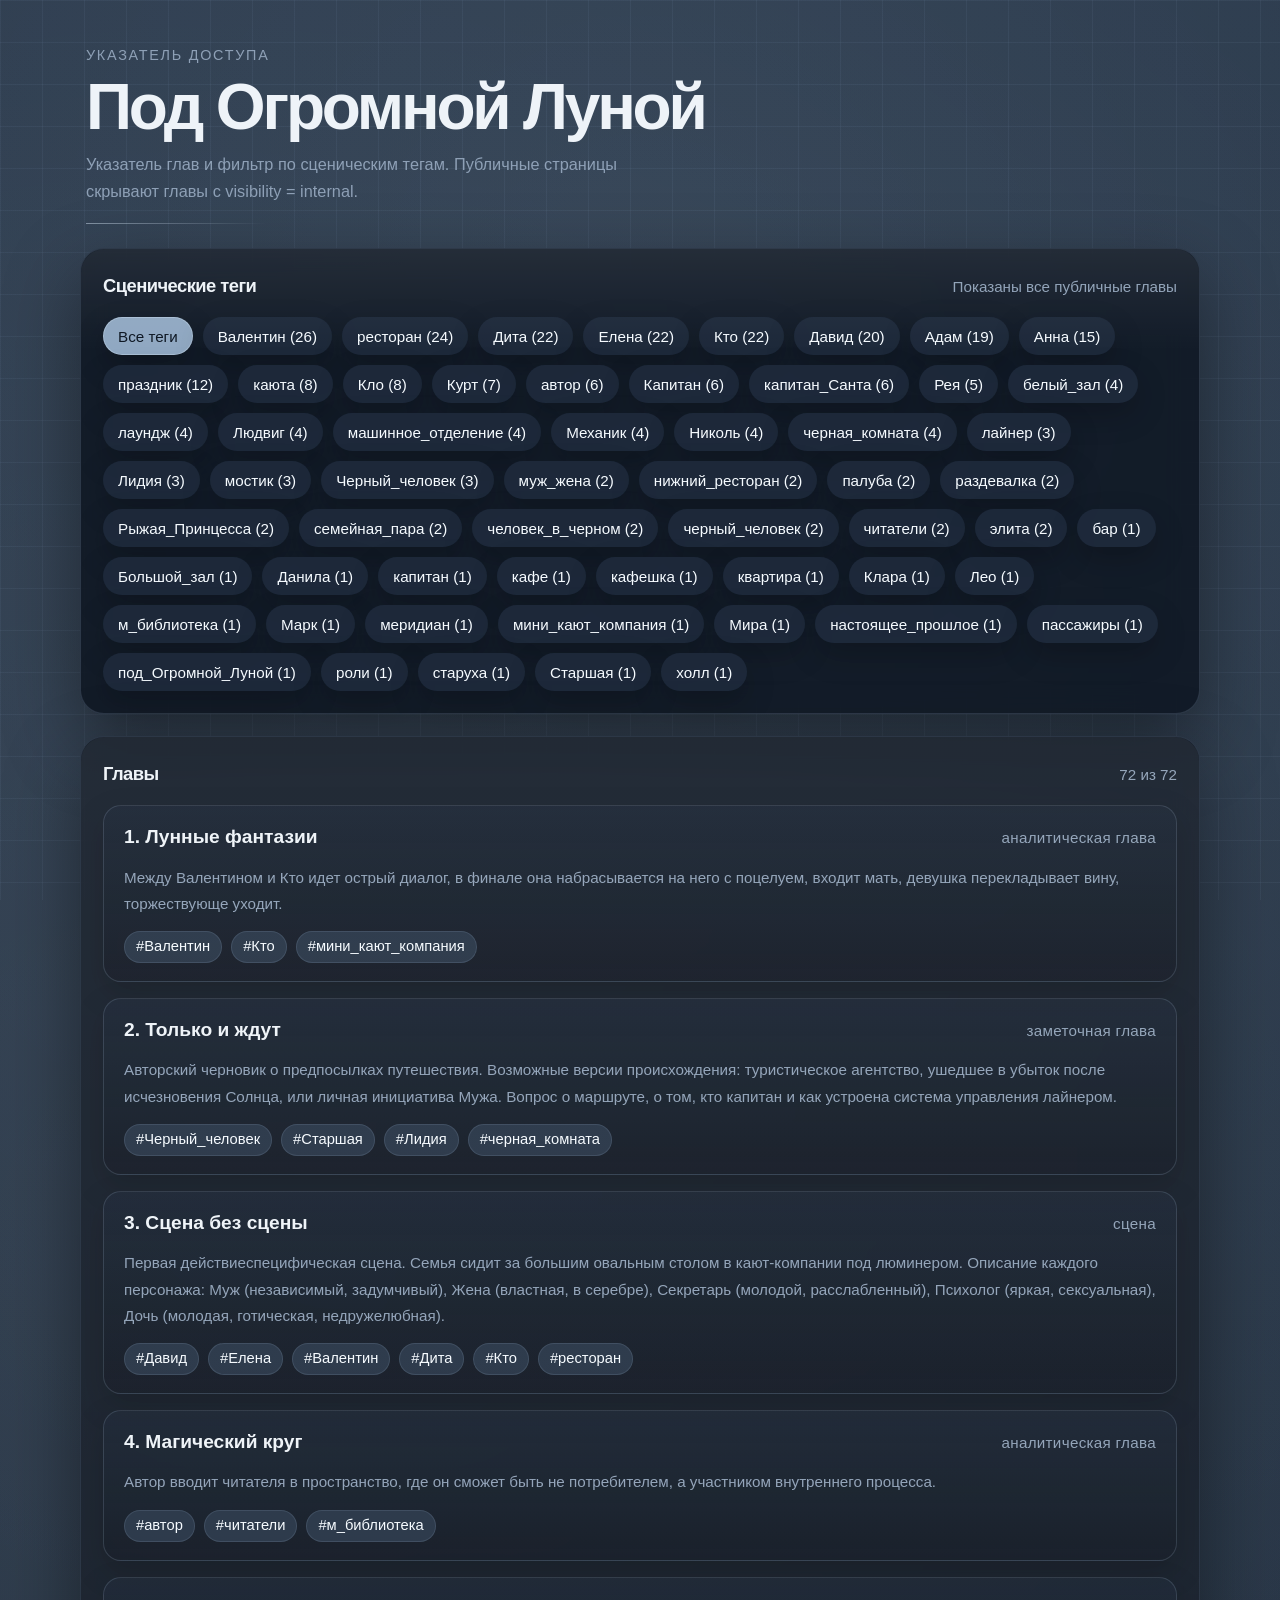
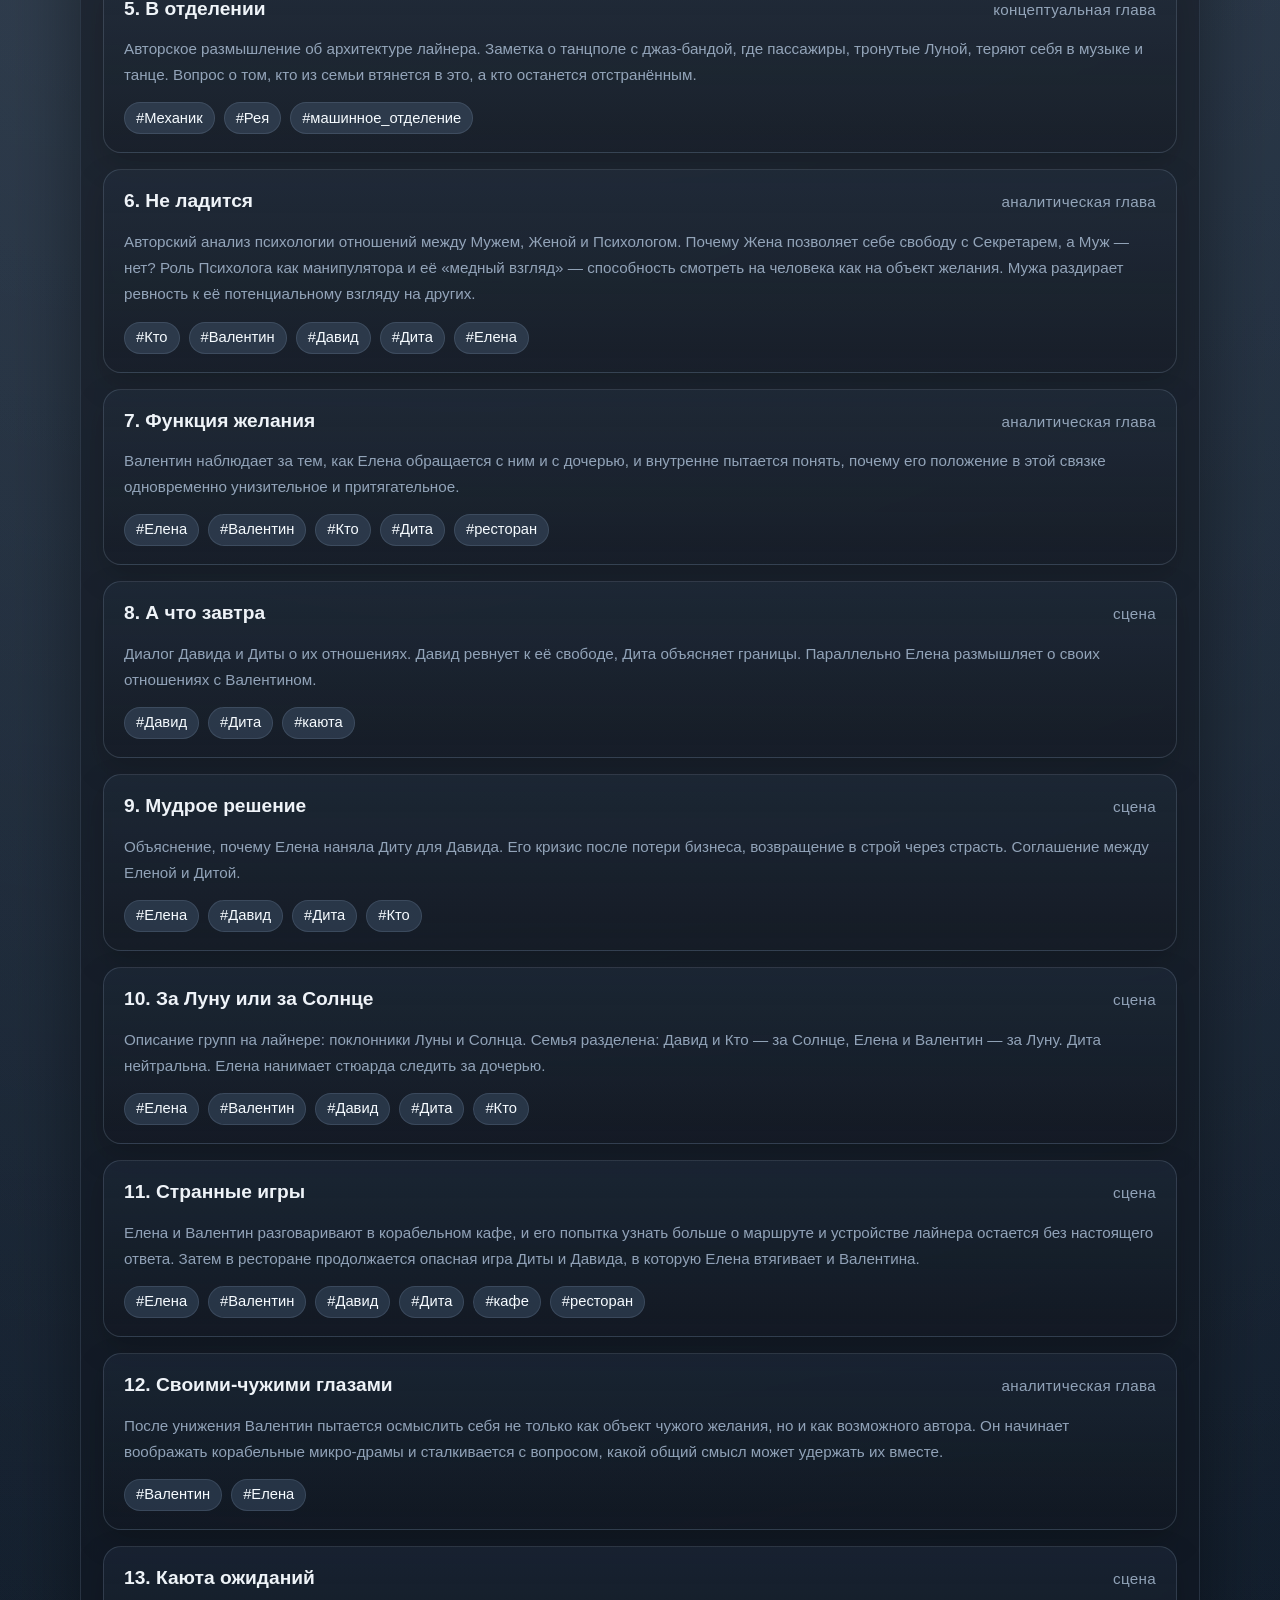
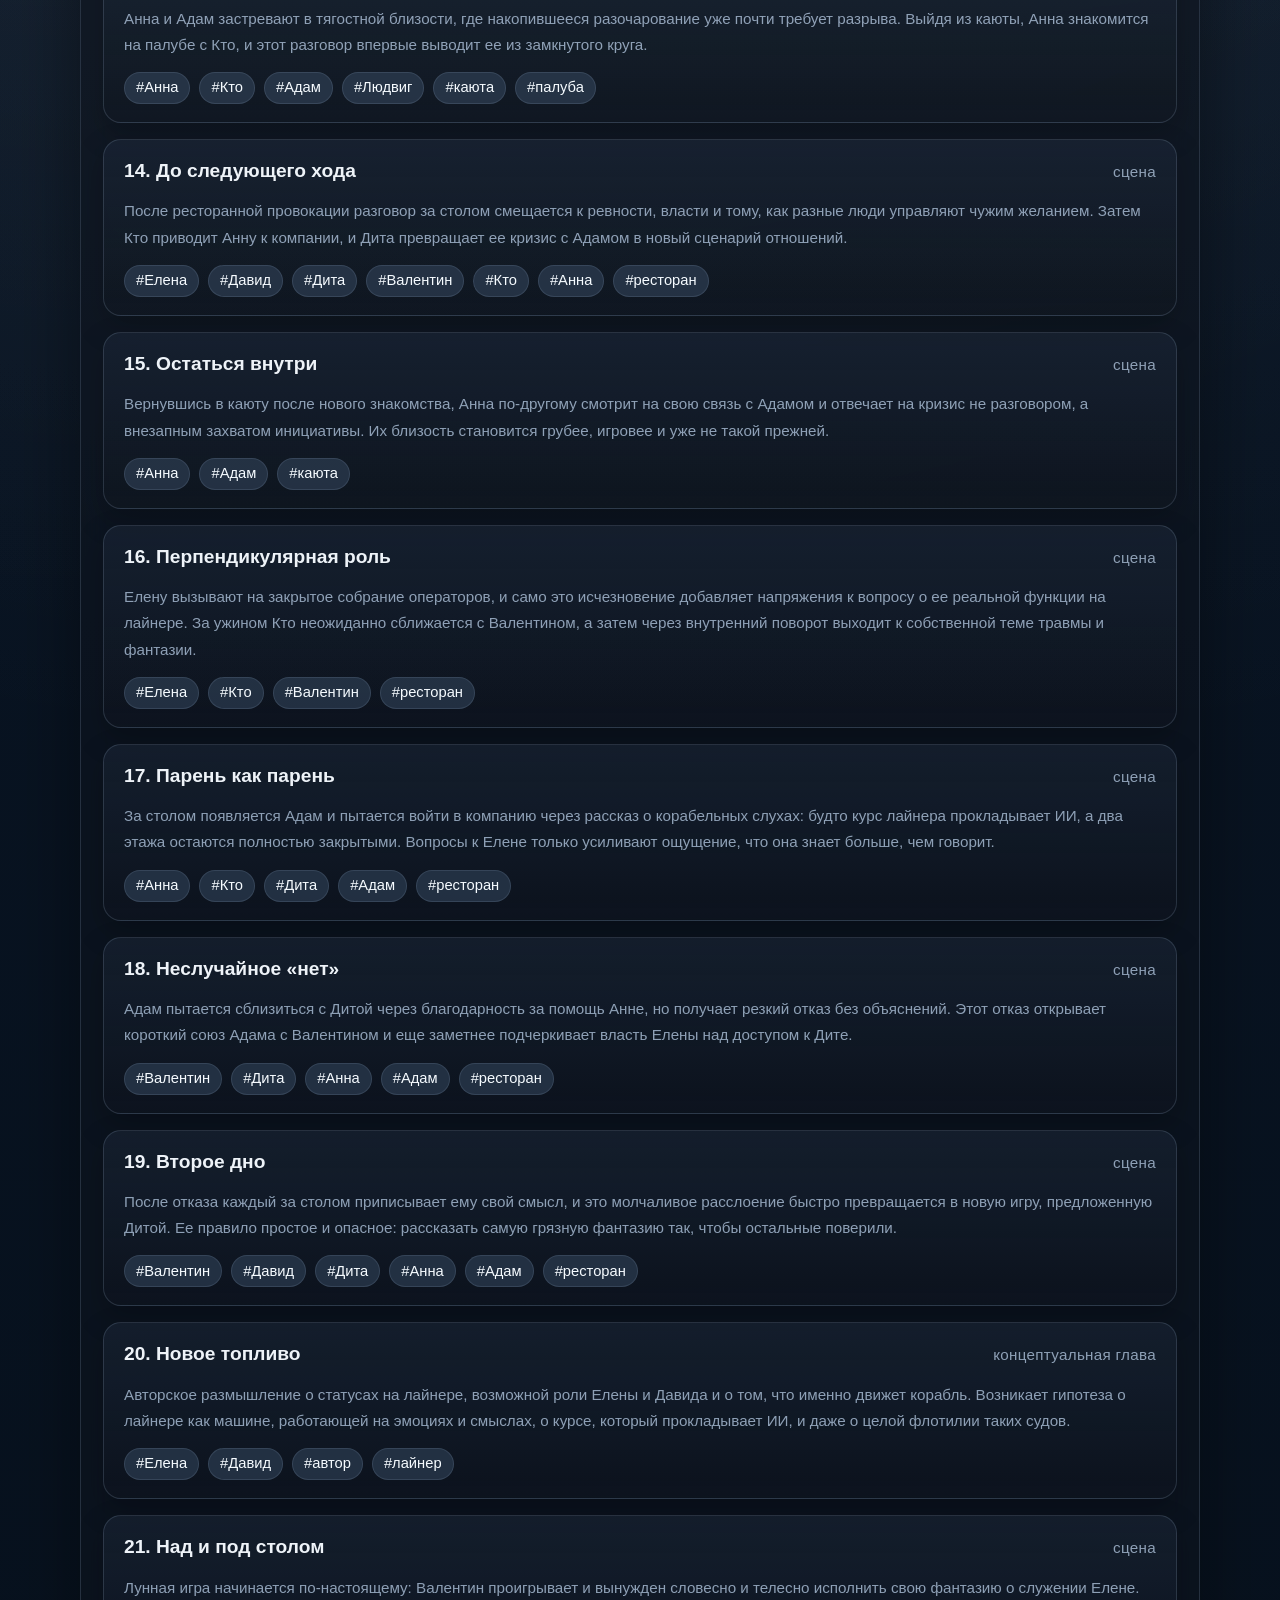
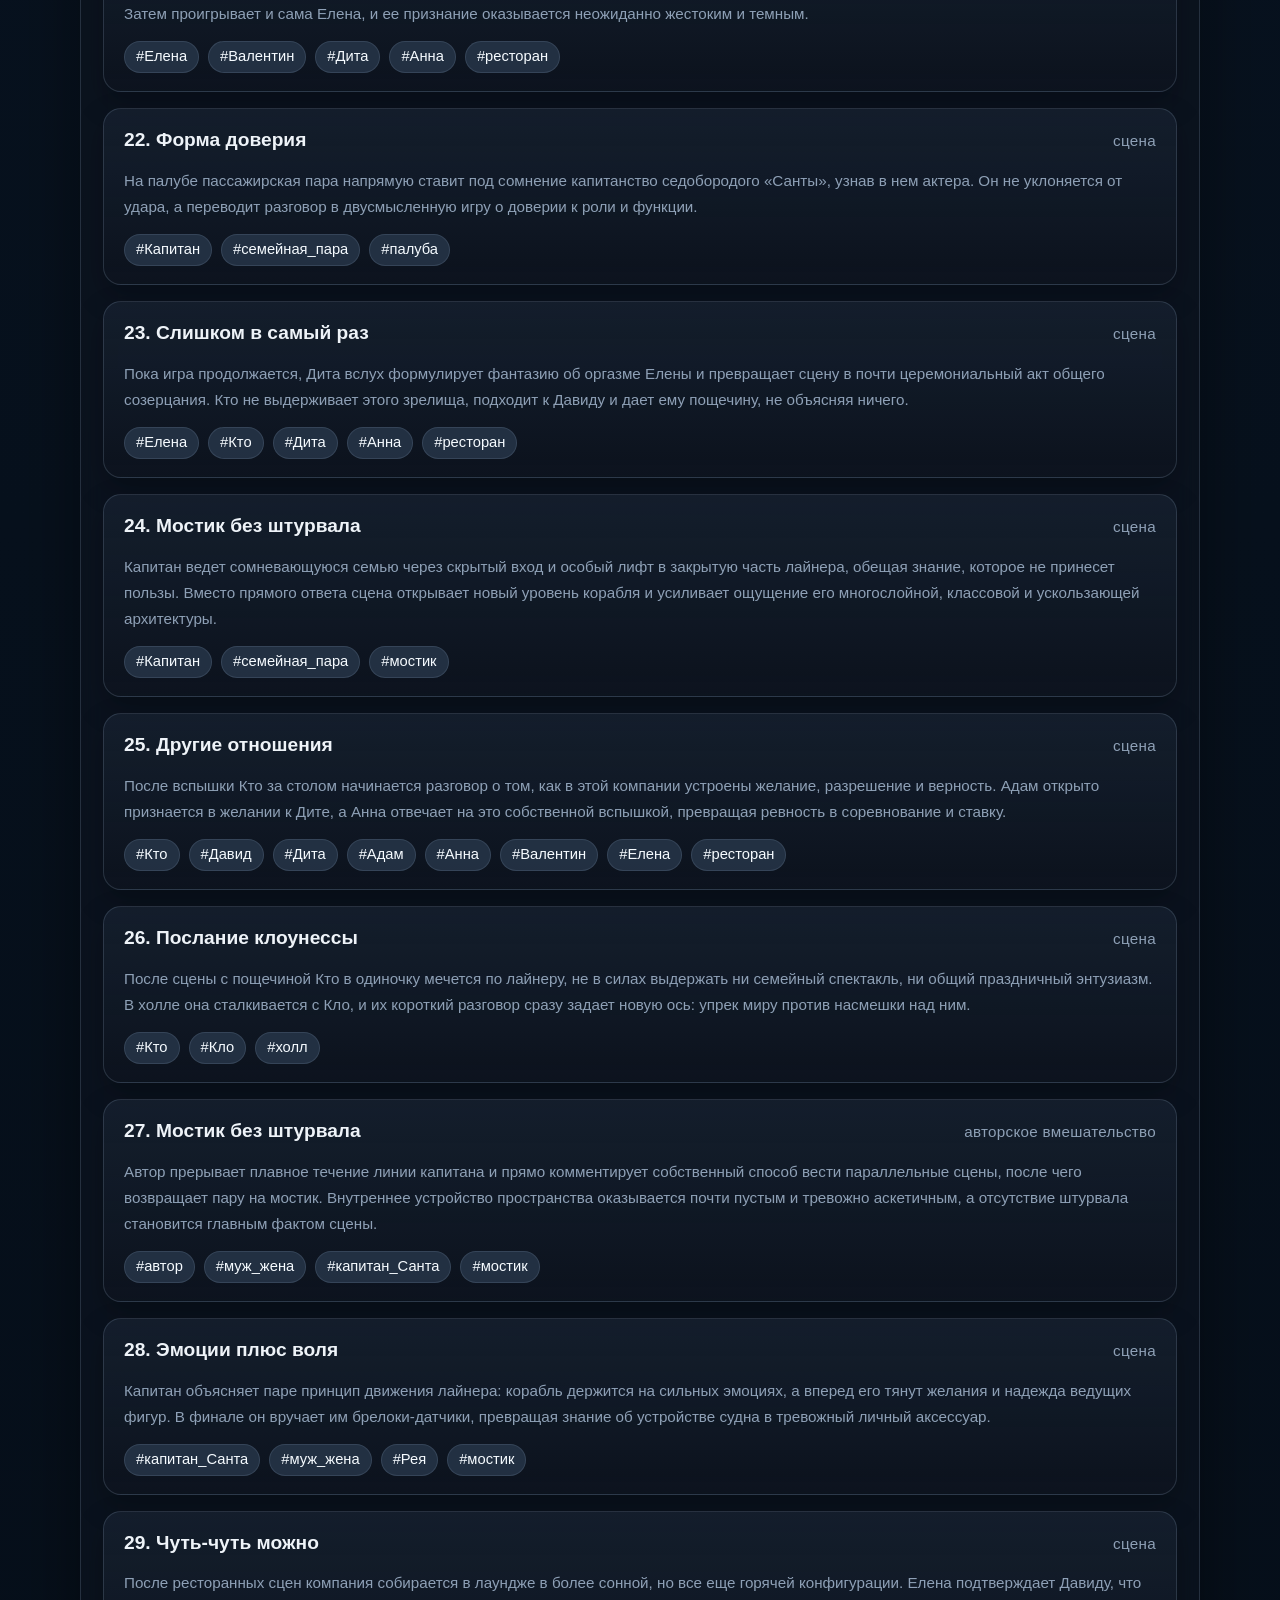
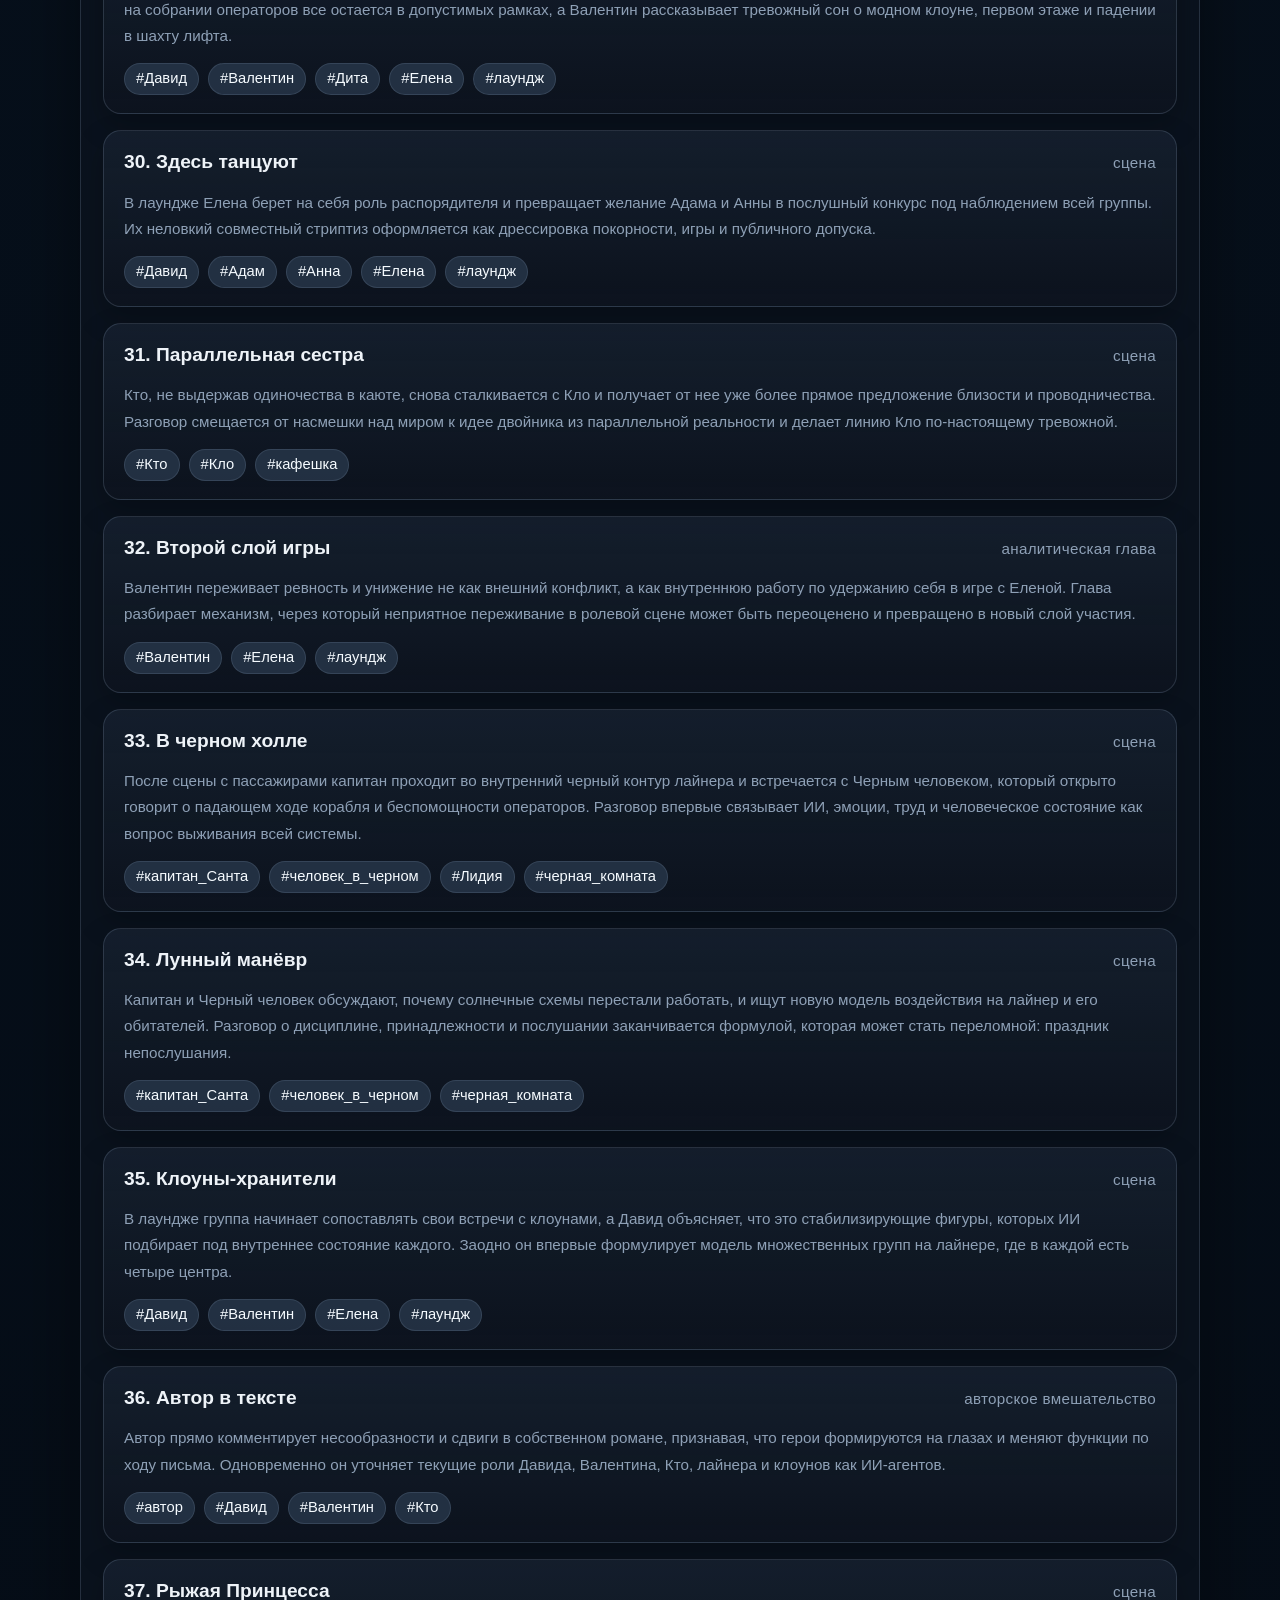
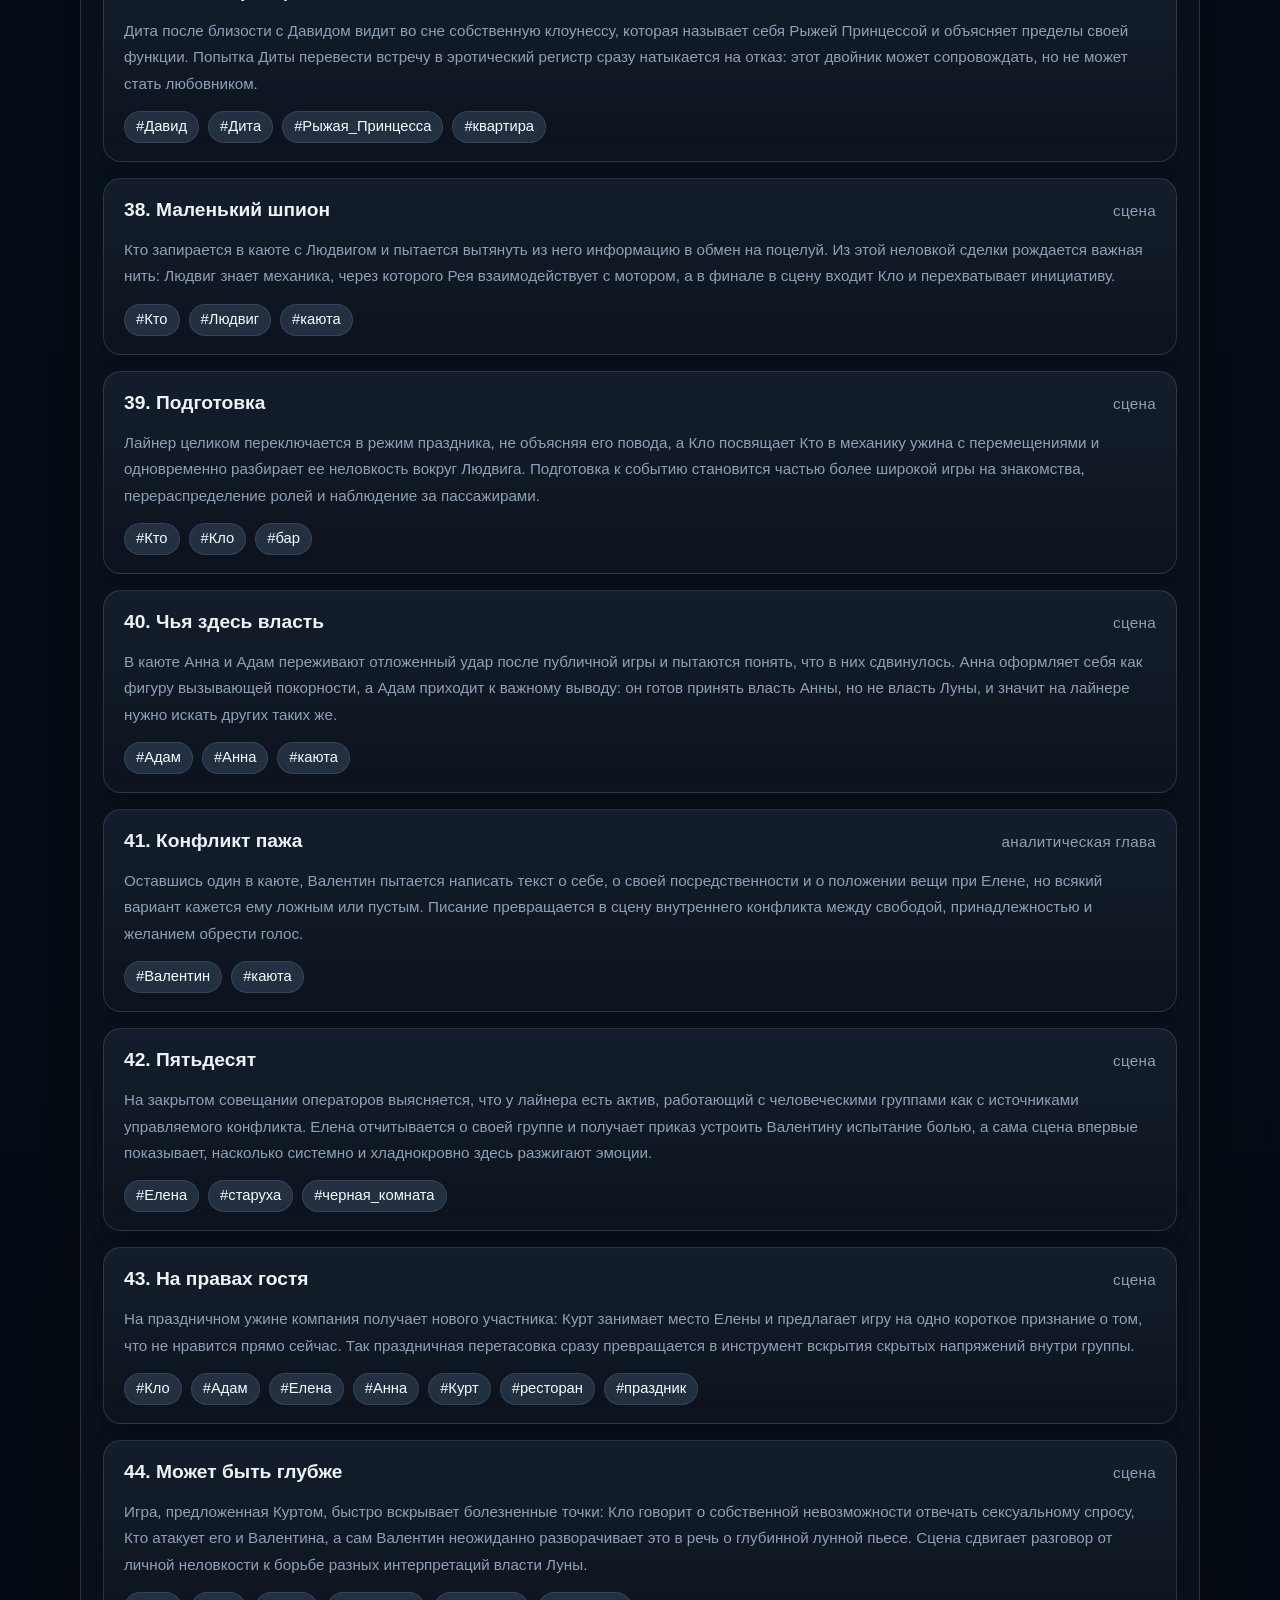
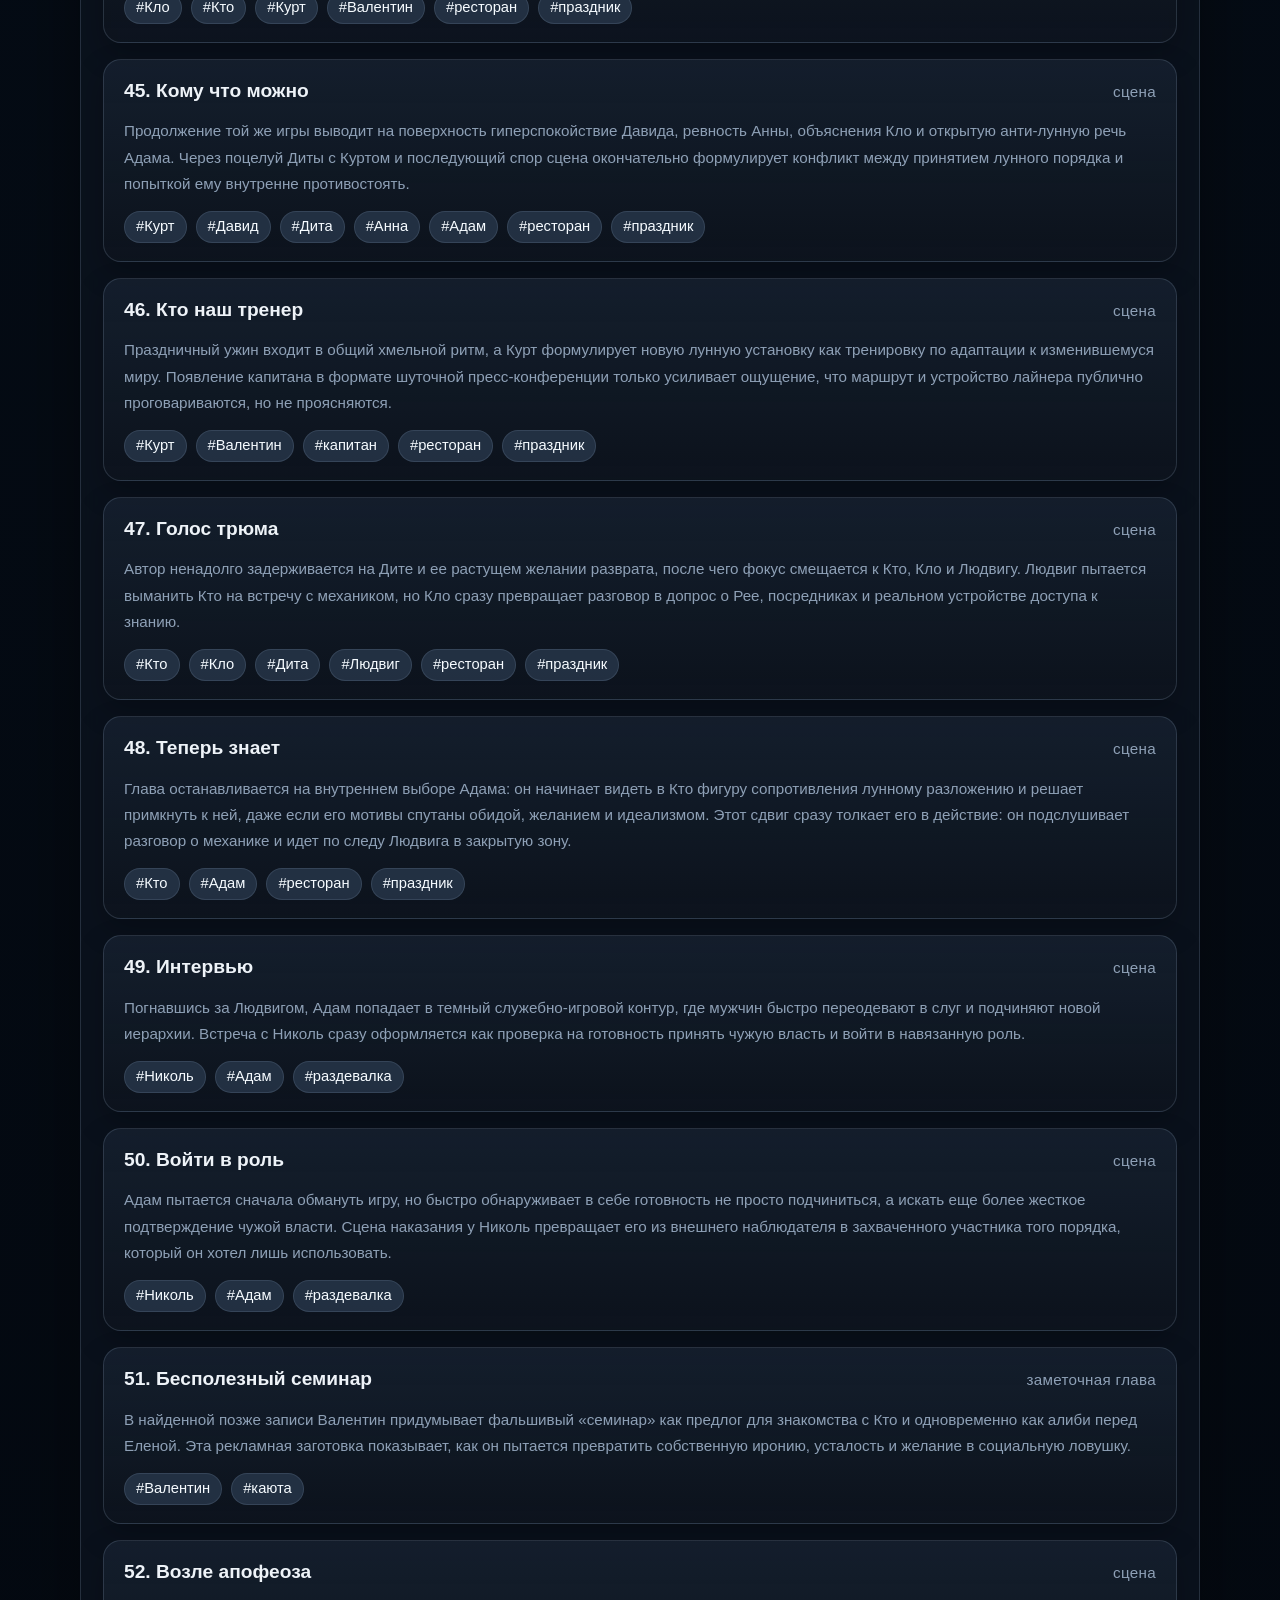
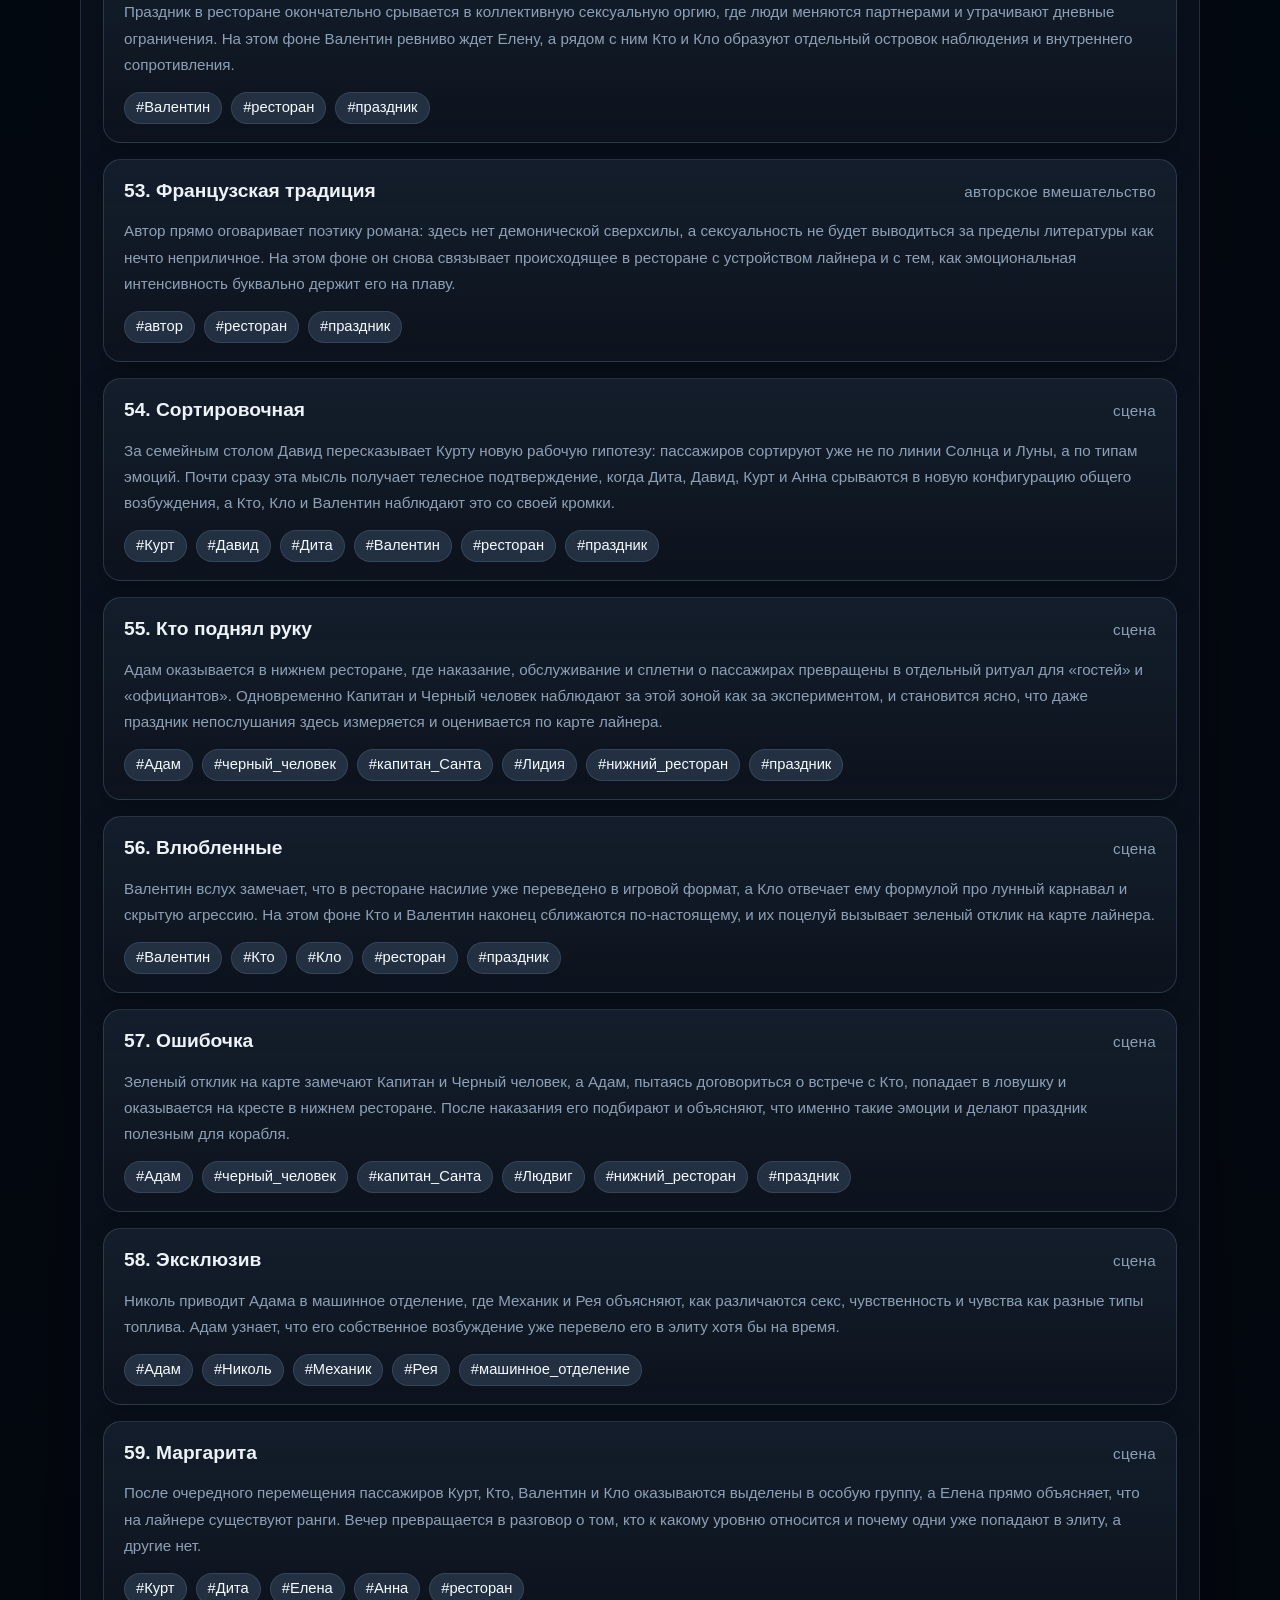
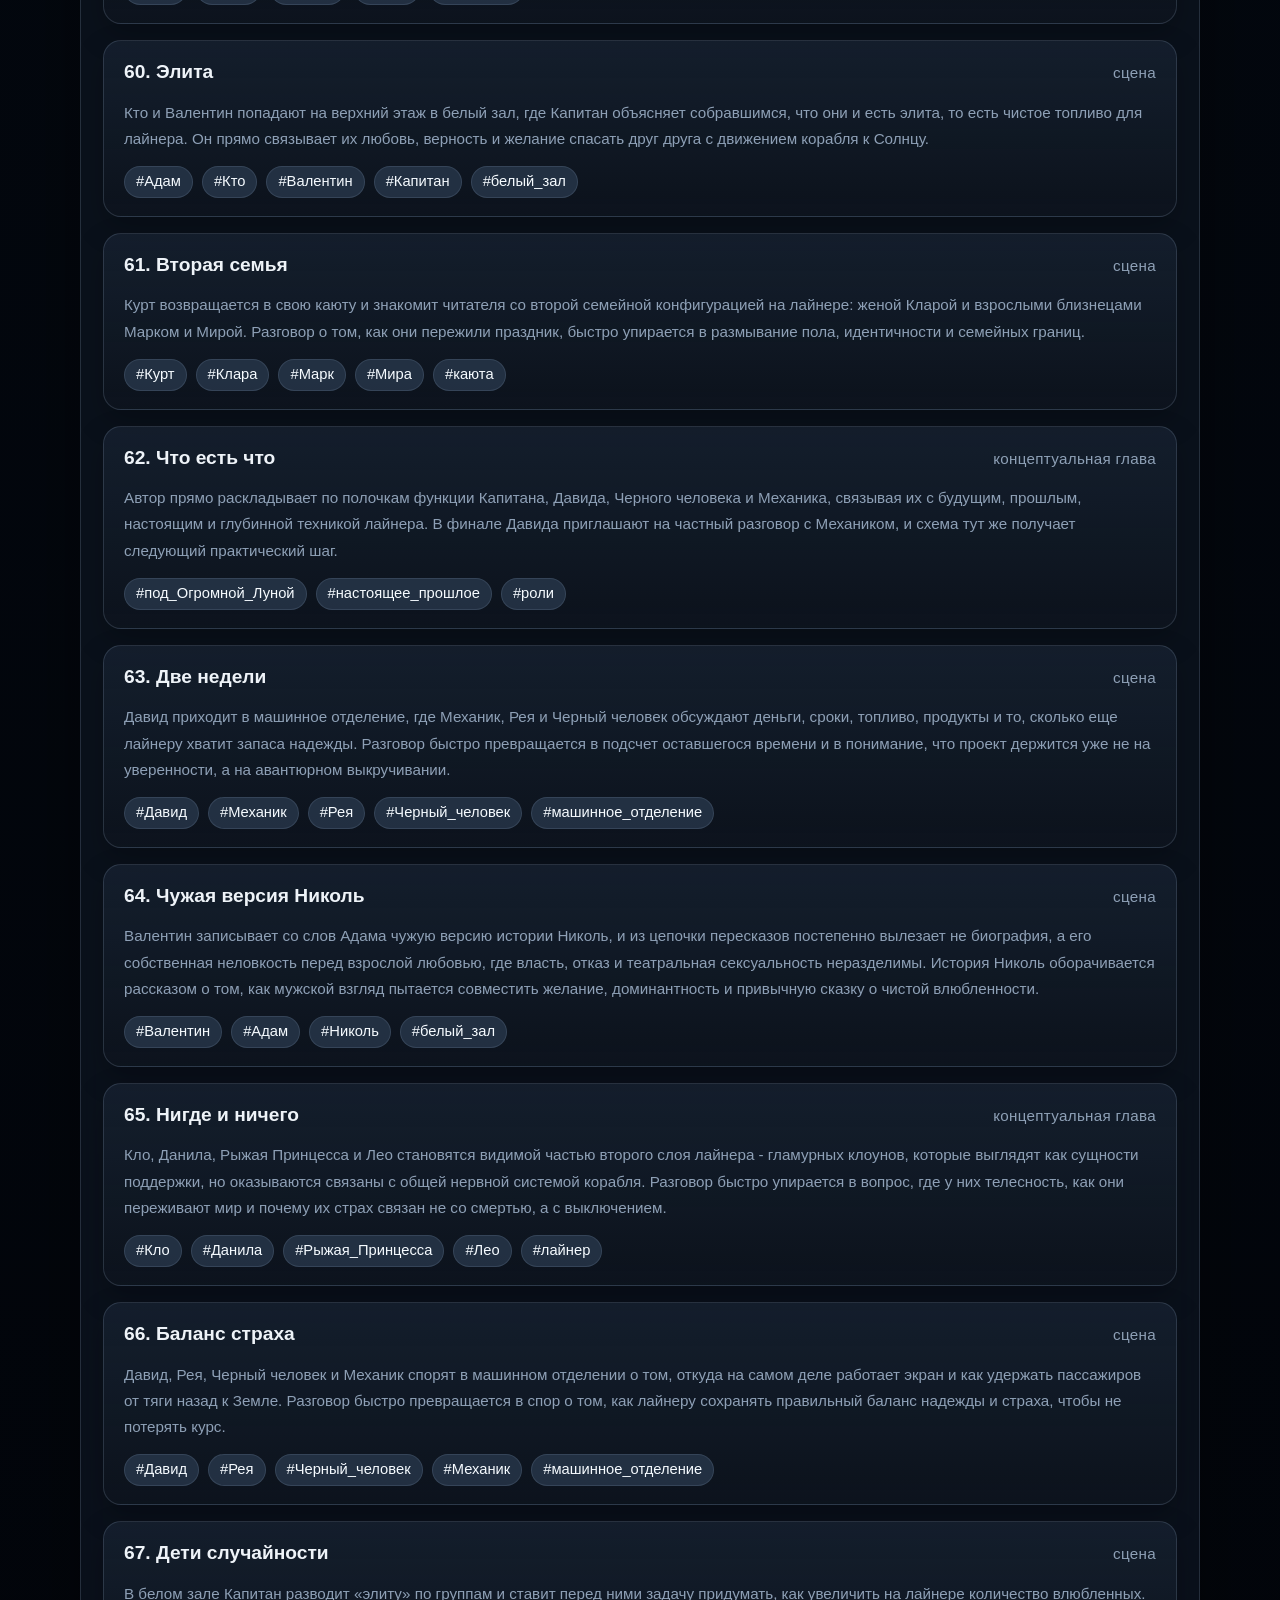
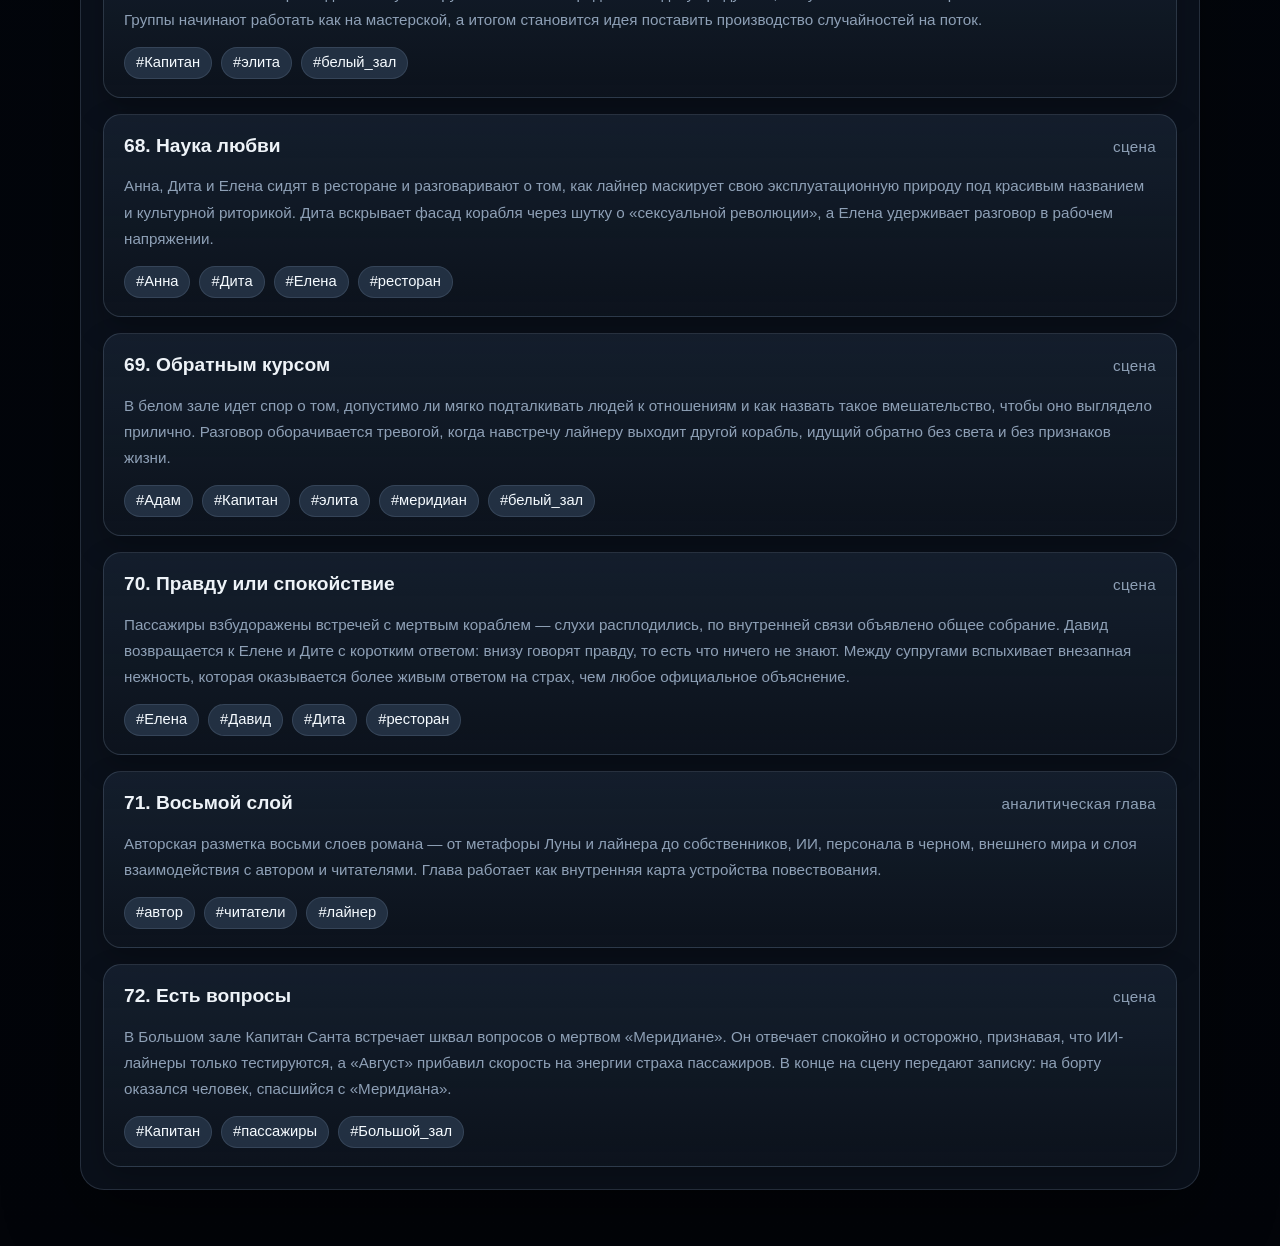
<file: site/index.html>
<!doctype html>
<html lang="ru">
  <head>
    <meta charset="utf-8" />
    <meta name="viewport" content="width=device-width, initial-scale=1" />
    <title>Под Огромной Луной — главы</title>
    <link rel="stylesheet" href="./styles.css" />
    <script type="module" src="./app.js"></script>
  </head>
  <body data-page="index">
    <div class="shell">
      <header class="site-header">
        <div class="site-header__copy">
          <p class="eyebrow">Указатель доступа</p>
          <h1>Под Огромной Луной</h1>
          <p class="lede">
            Указатель глав и фильтр по сценическим тегам. Публичные страницы
            скрывают главы с visibility = internal.
          </p>
        </div>
      </header>

      <main class="panel panel--index">
        <section class="toolbar" aria-label="Фильтр по сценическим тегам">
          <div class="toolbar__title">
            <h2>Сценические теги</h2>
            <p id="filter-status">Загрузка...</p>
          </div>
          <div id="tag-filters" class="tag-filters" aria-live="polite"></div>
        </section>

        <section class="chapters" aria-label="Список глав">
          <div class="chapters__title">
            <h2>Главы</h2>
            <p id="chapter-count"></p>
          </div>
          <div id="chapter-list" class="chapter-list" aria-live="polite"></div>
          <p id="empty-state" class="empty-state" hidden>
            Нет глав, подходящих под выбранный тег.
          </p>
        </section>
      </main>
    </div>
  </body>
</html>
</file>
<file: site/styles.css>
:root {
  color-scheme: light;
  --bg: #07111d;
  --bg-deep: #020409;
  --panel: rgba(13, 20, 31, 0.82);
  --panel-strong: rgba(18, 27, 41, 0.96);
  --text: #eef3f8;
  --muted: #8ea0b6;
  --line: rgba(164, 188, 214, 0.18);
  --line-strong: rgba(164, 188, 214, 0.3);
  --accent: #d6e7f7;
  --accent-strong: #f6fbff;
  --chip: rgba(30, 43, 60, 0.9);
  --chip-active: #90a8c2;
  --chip-soft: rgba(255, 255, 255, 0.05);
  --shadow: 0 28px 76px rgba(0, 0, 0, 0.42);
  --shadow-soft: 0 12px 30px rgba(0, 0, 0, 0.22);
  --radius: 24px;
  --radius-sm: 18px;
  --focus: rgba(214, 231, 247, 0.28);
}

* {
  box-sizing: border-box;
}

html {
  min-height: 100%;
  background:
    radial-gradient(circle at 50% 2%, rgba(206, 236, 255, 0.18), transparent 24%),
    radial-gradient(circle at 16% 8%, rgba(255, 255, 255, 0.08), transparent 18%),
    linear-gradient(180deg, #0d1a2d 0%, var(--bg) 34%, var(--bg-deep) 100%);
}

body {
  margin: 0;
  min-height: 100vh;
  color: var(--text);
  font-family:
    "Inter",
    "Segoe UI",
    "Helvetica Neue",
    Arial,
    system-ui,
    sans-serif;
  font-size: 16px;
  line-height: 1.62;
  background:
    linear-gradient(90deg, rgba(150, 181, 214, 0.07) 1px, transparent 1px) 0 0 / 42px 42px,
    linear-gradient(180deg, rgba(150, 181, 214, 0.07) 1px, transparent 1px) 0 0 / 42px 42px;
  background-attachment: fixed;
}

a {
  color: inherit;
  text-decoration-thickness: 1px;
  text-underline-offset: 0.18em;
}

.shell {
  width: min(1120px, calc(100vw - 32px));
  margin: 0 auto;
  padding: 28px 0 56px;
}

.site-header {
  position: relative;
  padding: 16px 6px 24px;
}

.site-header--compact {
  padding-bottom: 14px;
}

.site-header::after {
  content: "";
  display: block;
  width: min(180px, 32vw);
  height: 1px;
  margin-top: 18px;
  background: linear-gradient(90deg, rgba(214, 231, 247, 0.48), transparent);
}

.eyebrow {
  margin: 0 0 10px;
  color: var(--muted);
  font-size: 0.9rem;
  letter-spacing: 0.12em;
  text-transform: uppercase;
}

.site-header h1 {
  margin: 0;
  font-size: clamp(2.15rem, 5vw, 4.4rem);
  line-height: 0.94;
  letter-spacing: -0.05em;
}

.lede {
  max-width: 60ch;
  margin: 14px 0 0;
  color: var(--muted);
  font-size: 1.02rem;
  line-height: 1.65;
}

.panel {
  display: grid;
  gap: 22px;
}

.toolbar,
.chapters,
.chapter-page {
  position: relative;
  background: var(--panel);
  border: 1px solid var(--line);
  border-radius: var(--radius);
  box-shadow: var(--shadow);
  backdrop-filter: blur(14px) saturate(115%);
  -webkit-backdrop-filter: blur(14px) saturate(115%);
}

.toolbar::before,
.chapters::before,
.chapter-page::before {
  content: "";
  position: absolute;
  inset: 0;
  border-radius: inherit;
  pointer-events: none;
  background: linear-gradient(180deg, rgba(255, 255, 255, 0.07), transparent 22%);
}

.toolbar,
.chapters {
  padding: 22px;
}

.toolbar__title,
.chapters__title {
  display: flex;
  align-items: baseline;
  justify-content: space-between;
  gap: 16px;
  margin-bottom: 16px;
}

.toolbar h2,
.chapters h2,
.chapter-page h2 {
  margin: 0;
  font-size: 1.15rem;
  letter-spacing: -0.03em;
}

.toolbar p,
.chapters p {
  margin: 0;
  color: var(--muted);
  font-size: 0.95rem;
}

.tag-filters {
  display: flex;
  flex-wrap: wrap;
  gap: 10px;
}

.tag-chip,
.chapter-nav__link {
  display: inline-flex;
  align-items: center;
  justify-content: center;
  gap: 8px;
  min-height: 38px;
  padding: 0 14px;
  border: 1px solid transparent;
  border-radius: 999px;
  background: var(--chip);
  color: var(--accent-strong);
  font: inherit;
  font-size: 0.95rem;
  line-height: 1;
  cursor: pointer;
  box-shadow: var(--shadow-soft);
  transition:
    transform 120ms ease,
    background-color 120ms ease,
    border-color 120ms ease,
    box-shadow 120ms ease;
}

.tag-chip:hover,
.chapter-nav__link:hover {
  border-color: rgba(214, 231, 247, 0.22);
  transform: translateY(-1px);
}

.tag-chip[aria-pressed="true"] {
  background: var(--chip-active);
  border-color: rgba(214, 231, 247, 0.35);
  color: #0d1622;
}

.tag-chip--clear {
  background: var(--chip-soft);
  border-color: var(--line);
}

.chapter-list {
  display: grid;
  gap: 16px;
}

.chapter-card {
  display: grid;
  gap: 14px;
  padding: 20px 20px 18px;
  border: 1px solid var(--line);
  border-radius: var(--radius-sm);
  background:
    linear-gradient(180deg, rgba(20, 31, 46, 0.88), rgba(10, 17, 27, 0.74)),
    rgba(255, 255, 255, 0.04);
  box-shadow: var(--shadow-soft);
}

.chapter-card__top {
  display: flex;
  flex-wrap: wrap;
  align-items: baseline;
  justify-content: space-between;
  gap: 10px 16px;
}

.chapter-card__title {
  margin: 0;
  font-size: 1.2rem;
  line-height: 1.1;
}

.chapter-card__title a {
  text-decoration: none;
}

.chapter-card__title a:hover {
  text-decoration: underline;
  color: var(--accent);
}

.recent-indicator {
  display: inline-block;
  width: 8px;
  height: 8px;
  margin-left: 10px;
  background-color: #4CAF50;
  border-radius: 50%;
  box-shadow: 0 0 8px #4CAF50;
  vertical-align: middle;
}

.chapter-card__meta {
  color: var(--muted);
  font-size: 0.95rem;
  letter-spacing: 0.02em;
}

.chapter-card__summary {
  margin: 0;
  color: var(--text);
  font-size: 1.05rem;
  line-height: 1.72;
}

.chapter-card__tags {
  display: flex;
  flex-wrap: wrap;
  gap: 9px;
}

.chapter-card__tag {
  min-height: 32px;
  padding: 0 11px;
  border: 1px solid rgba(164, 188, 214, 0.15);
  border-radius: 999px;
  background: rgba(37, 52, 70, 0.9);
  color: var(--accent-strong);
  font: inherit;
  font-size: 0.92rem;
  cursor: pointer;
  transition:
    transform 120ms ease,
    background-color 120ms ease,
    border-color 120ms ease;
}

.chapter-card__tag:hover,
.chapter-page__tag:hover {
  text-decoration: underline;
  transform: translateY(-1px);
}

.empty-state {
  margin: 14px 2px 0;
  color: var(--muted);
  font-size: 0.98rem;
  line-height: 1.6;
}

.chapter-page {
  padding: 24px;
}

.chapter-page__tags {
  display: flex;
  flex-wrap: wrap;
  gap: 9px;
  margin-bottom: 18px;
}

.chapter-page__intro {
  max-width: 75ch;
  margin: 0 0 18px;
  padding: 14px 16px 14px 18px;
  border-left: 3px solid rgba(214, 231, 247, 0.28);
  border-radius: 0 16px 16px 0;
  background: linear-gradient(90deg, rgba(18, 28, 42, 0.92), rgba(18, 28, 42, 0.54));
  color: var(--muted);
  font-size: 1.08rem;
  line-height: 1.78;
  font-style: italic;
}

.chapter-page__video {
  margin: 0 0 24px;
  border-radius: 20px;
  overflow: hidden;
  background:
    radial-gradient(circle at 50% 0%, rgba(206, 236, 255, 0.14), transparent 42%),
    #05070c;
  box-shadow:
    inset 0 0 0 1px rgba(206, 236, 255, 0.08),
    0 18px 44px rgba(0, 0, 0, 0.5);
  aspect-ratio: 16 / 9;
}

.chapter-page__video-media {
  display: block;
  width: 100%;
  height: 100%;
  border: 0;
}

.chapter-page__text {
  display: grid;
  gap: 16px;
  margin-bottom: 24px;
  padding-top: 4px;
}

.chapter-page__text-title {
  margin: 4px 0 0;
  font-size: 1.18rem;
  line-height: 1.2;
  letter-spacing: -0.03em;
}

.chapter-page__text-paragraph {
  margin: 0;
  color: var(--text);
  font-size: 1.12rem;
  line-height: 1.88;
  white-space: pre-wrap;
}

.chapter-nav {
  display: flex;
  flex-wrap: wrap;
  gap: 12px;
}

.chapter-page__tag {
  min-height: 34px;
  padding: 0 12px;
  border: 1px solid rgba(164, 188, 214, 0.15);
  border-radius: 999px;
  background: rgba(37, 52, 70, 0.9);
  color: var(--accent-strong);
  font: inherit;
  font-size: 0.92rem;
  cursor: pointer;
  transition:
    transform 120ms ease,
    background-color 120ms ease,
    border-color 120ms ease;
}

.chapter-nav__link[aria-disabled="true"] {
  pointer-events: none;
  opacity: 0.42;
}

.chapter-page__tag:focus-visible,
.tag-chip:focus-visible,
.chapter-card__tag:focus-visible,
.chapter-nav__link:focus-visible,
.chapter-card__title a:focus-visible,
.eyebrow a:focus-visible {
  outline: 2px solid var(--focus);
  outline-offset: 2px;
}

@media (prefers-reduced-motion: reduce) {
  .tag-chip,
  .chapter-nav__link,
  .chapter-card__tag,
  .chapter-page__tag {
    transition: none;
  }
}

@media (max-width: 720px) {
  .shell {
    width: min(100vw - 20px, 1100px);
    padding-top: 20px;
  }

  .toolbar__title,
  .chapters__title {
    align-items: flex-start;
    flex-direction: column;
  }

  .chapter-page {
    padding: 20px;
  }

  .toolbar,
  .chapters {
    padding: 18px;
  }

  .chapter-card {
    padding: 18px 16px 16px;
  }

  .chapter-page__intro {
    padding: 13px 14px 13px 16px;
  }
}
</file>
